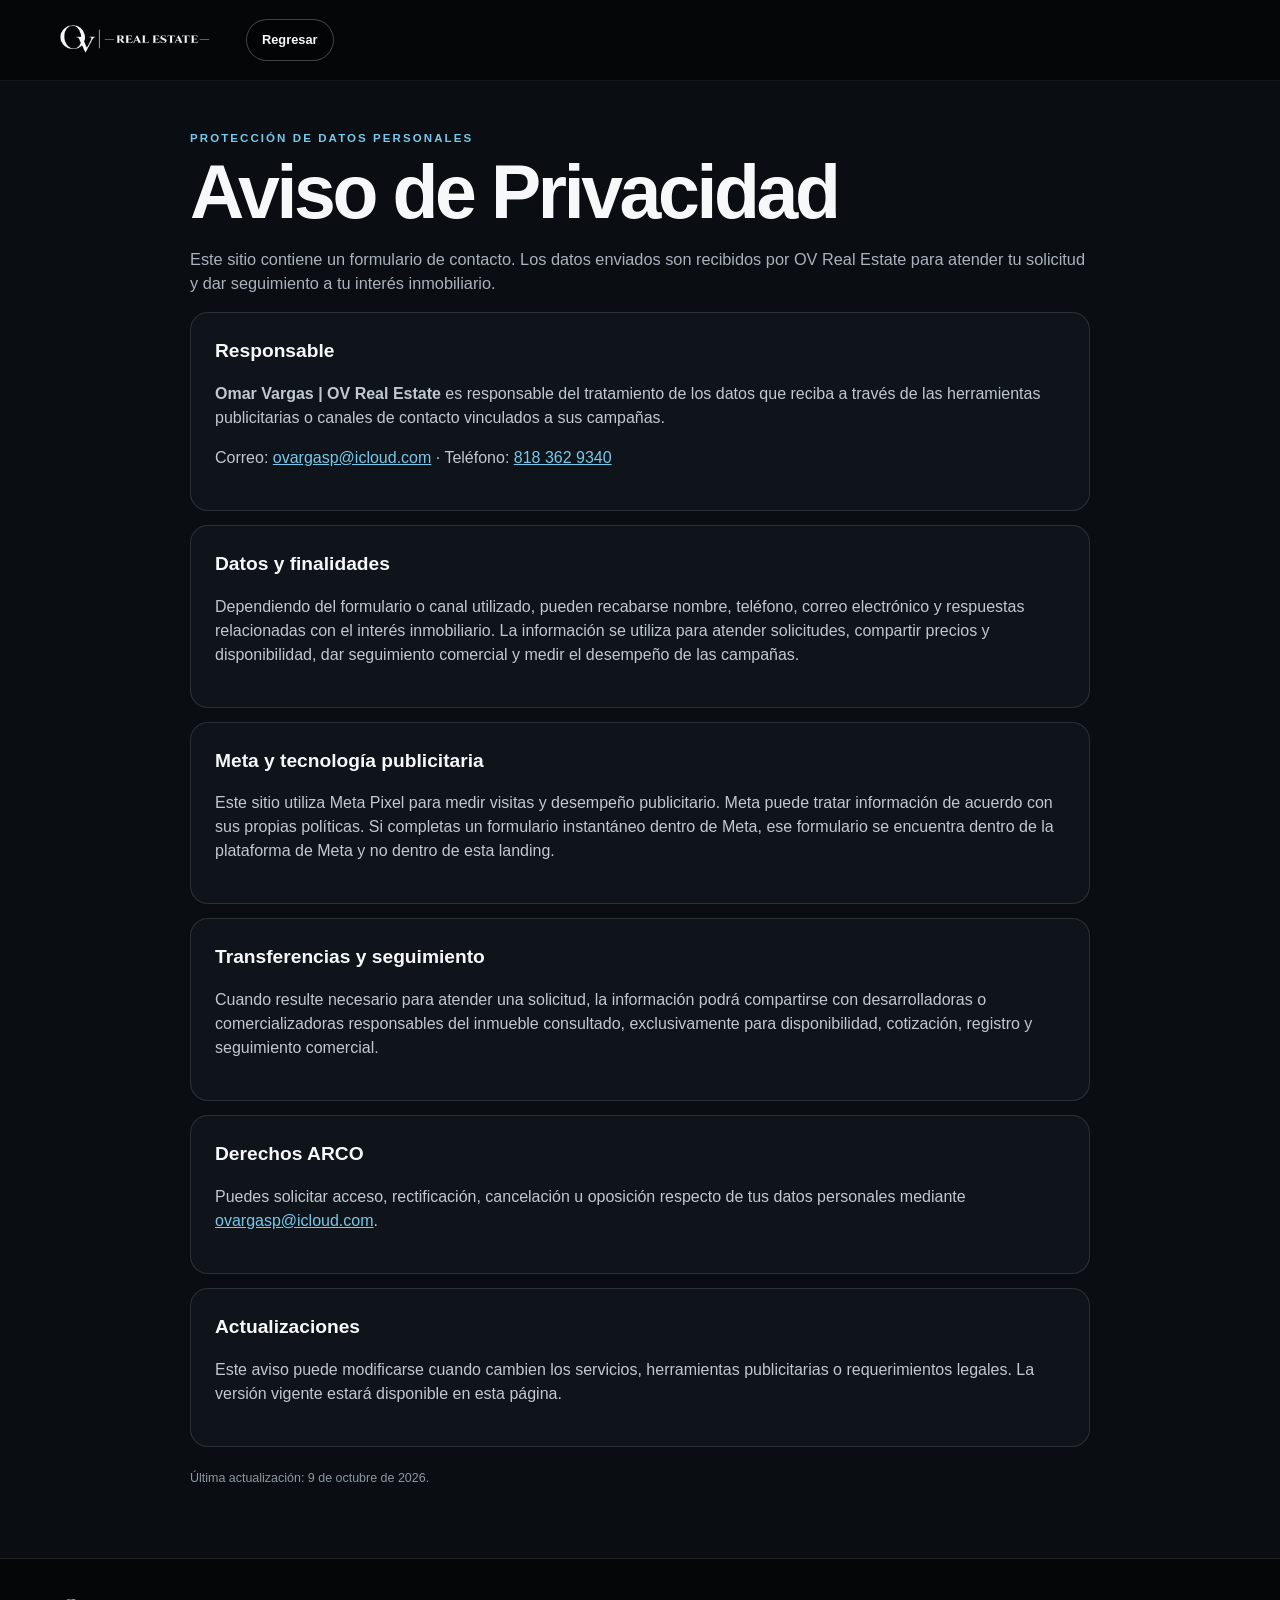
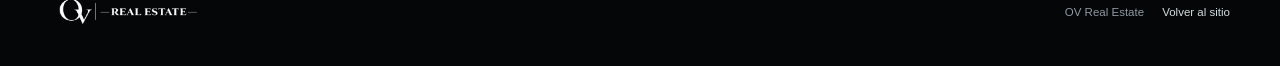
<file: public/aviso-privacidad.html>
<!doctype html>
<html lang="es-MX">
<head>
  <meta charset="utf-8">
  <meta name="viewport" content="width=device-width,initial-scale=1">
  <title>Aviso de Privacidad | OV Real Estate</title>
  <meta name="description" content="Aviso de Privacidad de OV Real Estate.">
  <link rel="stylesheet" href="styles.css">
  <script>
  !function(f,b,e,v,n,t,s){if(f.fbq)return;n=f.fbq=function(){n.callMethod?
  n.callMethod.apply(n,arguments):n.queue.push(arguments)};if(!f._fbq)f._fbq=n;
  n.push=n;n.loaded=!0;n.version='2.0';n.queue=[];t=b.createElement(e);t.async=!0;
  t.src=v;s=b.getElementsByTagName(e)[0];s.parentNode.insertBefore(t,s)}
  (window,document,'script','https://connect.facebook.net/en_US/fbevents.js');
  fbq('init','922674563576626');fbq('track','PageView');
  </script>
</head>
<body class="privacy-page">
  <header class="topbar solid"><div class="container topbar-inner"><a class="brand" href="index.html" data-preserve-tracking><img src="assets/ov-real-estate-white.png" alt="OV Real Estate"></a><a class="nav-pill" href="index.html" data-preserve-tracking>Regresar</a></div></header>
  <main class="privacy-main">
    <div class="privacy-intro"><div class="eyebrow accent">Protección de datos personales</div><h1>Aviso de Privacidad</h1><p>Este sitio contiene un formulario de contacto. Los datos enviados son recibidos por OV Real Estate para atender tu solicitud y dar seguimiento a tu interés inmobiliario.</p></div>
    <section class="privacy-card"><h2>Responsable</h2><p><strong>Omar Vargas | OV Real Estate</strong> es responsable del tratamiento de los datos que reciba a través de las herramientas publicitarias o canales de contacto vinculados a sus campañas.</p><p>Correo: <a href="mailto:ovargasp@icloud.com">ovargasp@icloud.com</a> · Teléfono: <a href="tel:+528183629340">818 362 9340</a></p></section>
    <section class="privacy-card"><h2>Datos y finalidades</h2><p>Dependiendo del formulario o canal utilizado, pueden recabarse nombre, teléfono, correo electrónico y respuestas relacionadas con el interés inmobiliario. La información se utiliza para atender solicitudes, compartir precios y disponibilidad, dar seguimiento comercial y medir el desempeño de las campañas.</p></section>
    <section class="privacy-card"><h2>Meta y tecnología publicitaria</h2><p>Este sitio utiliza Meta Pixel para medir visitas y desempeño publicitario. Meta puede tratar información de acuerdo con sus propias políticas. Si completas un formulario instantáneo dentro de Meta, ese formulario se encuentra dentro de la plataforma de Meta y no dentro de esta landing.</p></section>
    <section class="privacy-card"><h2>Transferencias y seguimiento</h2><p>Cuando resulte necesario para atender una solicitud, la información podrá compartirse con desarrolladoras o comercializadoras responsables del inmueble consultado, exclusivamente para disponibilidad, cotización, registro y seguimiento comercial.</p></section>
    <section class="privacy-card"><h2>Derechos ARCO</h2><p>Puedes solicitar acceso, rectificación, cancelación u oposición respecto de tus datos personales mediante <a href="mailto:ovargasp@icloud.com">ovargasp@icloud.com</a>.</p></section>
    <section class="privacy-card"><h2>Actualizaciones</h2><p>Este aviso puede modificarse cuando cambien los servicios, herramientas publicitarias o requerimientos legales. La versión vigente estará disponible en esta página.</p></section>
    <div class="privacy-update">Última actualización: 9 de octubre de 2026.</div>
  </main>
  <footer class="footer"><div class="container footer-inner"><img src="assets/ov-real-estate-white.png" alt="OV Real Estate"><div><span>OV Real Estate</span><a href="index.html" data-preserve-tracking>Volver al sitio</a></div></div></footer>
  <script src="app.js"></script>
</body>
</html>
</file>
<file: public/styles.css>
:root{
  --black:#050709;
  --black-2:#090d11;
  --panel:#0d1217;
  --panel-2:#111820;
  --white:#f7f8fa;
  --muted:#aab2bd;
  --line:rgba(255,255,255,.12);
  --blue:#5bb5dd;
  --blue-2:#2c91c0;
  --blue-soft:rgba(91,181,221,.16);
  --max:1180px;
}
*{box-sizing:border-box}html{scroll-behavior:smooth;background:var(--black)}body{margin:0;font-family:"Avenir Next",Avenir,"Helvetica Neue",Arial,sans-serif;background:var(--black);color:var(--white);line-height:1.5}a{color:inherit}img{display:block;max-width:100%}button{font:inherit}.container{width:min(var(--max),calc(100% - 40px));margin-inline:auto}
.topbar{position:fixed;inset:0 0 auto;z-index:50;background:linear-gradient(180deg,rgba(0,0,0,.78),rgba(0,0,0,.28),transparent);border-bottom:1px solid rgba(255,255,255,.06)}.topbar.solid{background:rgba(5,7,9,.96);backdrop-filter:blur(12px)}.topbar-inner{height:80px;display:flex;align-items:center;gap:28px}.brand{display:flex;align-items:center}.brand img{width:168px;height:auto}.desktop-nav{margin-left:auto;display:flex;align-items:center;gap:25px}.desktop-nav a{text-decoration:none;color:rgba(255,255,255,.8);font-size:.82rem;font-weight:750}.desktop-nav a:hover{color:#fff}.nav-pill{text-decoration:none;padding:10px 15px;border-radius:999px;border:1px solid rgba(255,255,255,.25);font-size:.8rem;font-weight:850;background:rgba(0,0,0,.18)}
.hero{position:relative;min-height:min(900px,100svh);display:grid;align-items:end;background:url('assets/hero-valle-oriente.webp') center 48%/cover no-repeat;overflow:hidden}.hero-shade{position:absolute;inset:0;background:linear-gradient(90deg,rgba(0,0,0,.82) 0%,rgba(0,0,0,.6) 26%,rgba(0,0,0,.18) 56%,rgba(0,0,0,.08) 100%),linear-gradient(0deg,rgba(5,7,9,.72),transparent 38%)}.hero-inner{position:relative;z-index:2;padding:150px 0 92px}.hero-copy{max-width:650px}.eyebrow{text-transform:uppercase;letter-spacing:.18em;font-weight:850;font-size:.72rem;color:rgba(255,255,255,.78)}.eyebrow.accent{color:#78c8eb}.hero h1{font-weight:540;letter-spacing:-.055em;line-height:.92;font-size:clamp(3.6rem,8vw,6.8rem);margin:12px 0 22px}.hero h1 .title-line{display:block}.hero h1 .title-line:first-child{white-space:nowrap}.hero-price{margin:0 0 7px;font-size:clamp(1.35rem,3vw,2.1rem)}.hero-price strong{font-weight:900}.hero-details{margin:0;color:rgba(255,255,255,.9);font-size:1.05rem}.hero-actions{display:flex;gap:10px;flex-wrap:wrap;margin-top:28px}.btn{display:inline-flex;align-items:center;justify-content:center;min-height:48px;border-radius:999px;padding:13px 20px;text-decoration:none;font-weight:900}.btn-primary{background:var(--blue-2);color:#fff}.btn-primary:hover{background:#36a3d1}.btn-ghost{border:1px solid rgba(255,255,255,.36);background:rgba(0,0,0,.16)}.hero-note{margin:17px 0 0;font-size:.72rem;color:rgba(255,255,255,.54)}.scroll-cue{position:absolute;z-index:3;left:50%;bottom:22px;transform:translateX(-50%);width:42px;height:42px;border-radius:50%;border:1px solid rgba(255,255,255,.3);display:grid;place-items:center;text-decoration:none;background:rgba(0,0,0,.22)}
.facts{background:#080b0e;border-top:1px solid var(--line);border-bottom:1px solid var(--line)}.facts-grid{display:grid;grid-template-columns:repeat(4,1fr)}.fact{text-align:center;padding:21px 12px;border-right:1px solid var(--line)}.fact:last-child{border-right:0}.fact strong{display:block;font-size:1.08rem}.fact span{display:block;color:var(--muted);margin-top:4px;font-size:.76rem}
.connection-strip{padding:92px 0 82px;background:#05090c;border-bottom:1px solid var(--line)}.connection-grid{display:grid;grid-template-columns:minmax(0,1.25fr) minmax(320px,.75fr);gap:48px;align-items:end}.connection-copy h2{font-weight:560;letter-spacing:-.035em;line-height:1.05;font-size:clamp(2.3rem,4.6vw,4rem);margin:10px 0 18px}.connection-copy p{margin:0;color:var(--muted);font-size:1.02rem;max-width:820px}.connection-tags{display:flex;flex-wrap:wrap;gap:10px;justify-content:flex-end}.connection-tags span{display:inline-flex;align-items:center;justify-content:center;min-height:42px;padding:10px 14px;border:1px solid var(--line);border-radius:999px;background:rgba(255,255,255,.035);font-size:.84rem;font-weight:800;color:#eef3f6}
.section{padding:82px 0}.section-dark{background:radial-gradient(circle at 90% 0%,rgba(91,181,221,.11),transparent 32%),var(--black)}.section-deep{background:radial-gradient(circle at 6% 8%,rgba(91,181,221,.1),transparent 30%),#080c10;border-top:1px solid var(--line)}.section-head{max-width:760px}.section-head h2,.copy-block h2,.location-copy h2,.closing-band h2{font-weight:560;letter-spacing:-.045em;line-height:1;font-size:clamp(2.5rem,5vw,4.4rem);margin:8px 0 16px}.section-head p,.copy-block>p,.location-copy>p{color:var(--muted);font-size:1.02rem;margin:0}.split-grid{display:grid;grid-template-columns:minmax(0,1fr) minmax(360px,.78fr);gap:52px;align-items:center}.summary-visual{position:relative;margin:0;border-radius:24px;overflow:hidden;border:1px solid var(--line);background:#111;box-shadow:0 28px 80px rgba(0,0,0,.28)}.summary-visual img{width:100%;height:100%;object-fit:cover;display:block}.project-slider{position:relative;aspect-ratio:1/1;overflow:hidden;background:#0a0f13}.project-slider:after{content:"";position:absolute;left:0;right:0;bottom:0;height:30%;background:linear-gradient(180deg,transparent,rgba(0,0,0,.24));pointer-events:none;z-index:1}.project-slide{position:absolute;inset:0;border:0;padding:0;margin:0;background:transparent;cursor:pointer;opacity:0;transition:opacity .55s ease,transform .55s ease;transform:scale(1.02)}.project-slide.is-active{opacity:1;transform:scale(1);z-index:2}.project-dots{position:absolute;left:50%;bottom:16px;transform:translateX(-50%);display:flex;gap:8px;align-items:center;z-index:4;padding:9px 12px;border-radius:999px;background:rgba(6,9,12,.42);backdrop-filter:blur(8px);-webkit-backdrop-filter:blur(8px)}.project-dots button{width:9px;height:9px;border-radius:50%;border:0;padding:0;background:rgba(255,255,255,.42);cursor:pointer;transition:transform .2s ease,background .2s ease}.project-dots button.is-active{background:#fff;transform:scale(1.15)}.feature-list{display:grid;gap:10px;margin-top:30px}.feature-list>div{display:grid;grid-template-columns:44px 1fr;column-gap:12px;padding:16px;border:1px solid var(--line);border-radius:16px;background:rgba(255,255,255,.025)}.feature-list span{grid-row:1/3;color:#7bc9ea;font-size:.76rem;font-weight:900}.feature-list strong{display:block}.feature-list small{color:var(--muted);margin-top:3px}
.amenities-grid{display:grid;grid-template-columns:repeat(2,1fr);gap:14px;margin-top:32px}.amenity-card{position:relative;border:0;padding:0;border-radius:22px;overflow:hidden;background:#111;cursor:pointer;aspect-ratio:1/1}.amenity-card:after{content:"";position:absolute;inset:45% 0 0;background:linear-gradient(0deg,rgba(0,0,0,.76),transparent)}.amenity-card img{width:100%;height:100%;object-fit:cover;transition:transform .28s ease}.amenity-card:hover img{transform:scale(1.025)}.amenity-card span{position:absolute;z-index:2;left:20px;bottom:17px;color:#fff;font-size:1.12rem;font-weight:850}
.plans-section{background:#f1f5f8;color:#0a0d10}.plans-section .eyebrow.accent{color:#2486b2}.plans-section .section-head p{color:#59636e}.plans-head{max-width:none;display:flex;align-items:end;justify-content:space-between;gap:24px}.carousel-actions{display:flex;align-items:center;gap:10px;white-space:nowrap}.carousel-actions button{width:42px;height:42px;border-radius:50%;border:1px solid #cbd6dd;background:#fff;color:#0a0d10;cursor:pointer;font-weight:900}.carousel-actions span{font-size:.8rem;color:#5e6872}.plans-track{display:grid;grid-auto-flow:column;grid-auto-columns:min(78vw,720px);gap:16px;overflow:auto;padding:28px 2px 12px;scroll-snap-type:x mandatory;scrollbar-width:none}.plans-track::-webkit-scrollbar{display:none}.plan-card{scroll-snap-align:center;border:1px solid #d4dee5;background:#fff;border-radius:18px;padding:0;overflow:hidden;cursor:pointer;box-shadow:0 12px 30px rgba(22,39,54,.08)}.plan-card img{width:100%;aspect-ratio:16/9;object-fit:cover}.plan-card span{display:block;text-align:left;padding:12px 15px;font-weight:850;font-size:.86rem;border-top:1px solid #e2e9ee}.notice{color:#75808a;font-size:.74rem;margin:13px 0 0}
.location-section{background:linear-gradient(150deg,#071015,#091118 50%,#071015);border-top:1px solid var(--line)}.location-grid{display:grid;grid-template-columns:.9fr 1.1fr;gap:50px;align-items:start}.location-address{margin-top:24px;padding:15px 18px;border-left:3px solid var(--blue);background:rgba(255,255,255,.03);color:#d9e0e5}.nearby-grid{display:grid;grid-template-columns:repeat(2,1fr);gap:12px}.nearby-grid article{padding:20px;border:1px solid var(--line);border-radius:17px;background:rgba(255,255,255,.025)}.nearby-grid span{display:block;color:#70c4e8;font-size:.72rem;font-weight:900;margin-bottom:11px}.nearby-grid strong{display:block;font-size:1rem}.nearby-grid small{display:block;color:var(--muted);margin-top:5px}
.closing-band{padding:44px 0;background:linear-gradient(90deg,#0d6d97,#134f70);border-top:1px solid rgba(255,255,255,.16)}.closing-inner{display:flex;align-items:center;justify-content:space-between;gap:24px}.closing-band h2{font-size:clamp(2.4rem,5vw,4rem);margin:5px 0 0}.closing-stats{display:flex;flex-wrap:wrap;justify-content:flex-end;gap:10px}.closing-stats span{padding:10px 13px;border:1px solid rgba(255,255,255,.25);border-radius:999px;font-size:.82rem;background:rgba(0,0,0,.08)}
.footer{padding:28px 0;background:#040607;border-top:1px solid var(--line)}.footer-inner{display:flex;align-items:center;gap:24px;justify-content:space-between}.footer-inner img{width:155px}.footer-inner div{display:flex;gap:18px;align-items:center;color:#8f99a3;font-size:.72rem}.footer-inner a{color:#d4dce1;text-decoration:none}
.lightbox{position:fixed;inset:0;z-index:100;background:rgba(0,0,0,.92);display:none;place-items:center;padding:28px}.lightbox.is-open{display:grid}.lightbox-stage{width:min(1200px,94vw);max-height:88vh;display:grid;place-items:center;gap:10px}.lightbox-stage img{max-width:100%;max-height:80vh;object-fit:contain;border-radius:10px;background:#fff}.lightbox-stage div{color:#fff;font-weight:800}.lightbox-close{position:absolute;right:18px;top:14px;width:46px;height:46px;border-radius:50%;border:1px solid rgba(255,255,255,.3);background:rgba(0,0,0,.35);color:#fff;font-size:1.8rem;cursor:pointer}
.privacy-page{background:#0a0e12}.privacy-main{width:min(900px,calc(100% - 40px));margin:0 auto;padding:130px 0 70px}.privacy-intro h1{font-size:clamp(2.7rem,6vw,4.7rem);line-height:1;letter-spacing:-.045em;margin:8px 0 16px}.privacy-intro p{color:var(--muted);font-size:1.02rem}.privacy-card{margin-top:14px;padding:24px;border:1px solid var(--line);border-radius:18px;background:#0e1419}.privacy-card h2{margin:0 0 10px;font-size:1.2rem}.privacy-card p{color:#c1c8ce}.privacy-card a{color:#77c8ea}.privacy-update{margin-top:22px;color:#8d98a2;font-size:.78rem}
@media(max-width:900px){.connection-grid{grid-template-columns:1fr;gap:28px}.connection-tags{max-width:none;justify-content:flex-start}.desktop-nav{display:none}.topbar-inner{height:72px}.brand img{width:150px}.hero{min-height:760px;background-position:58% center}.hero-shade{background:linear-gradient(90deg,rgba(0,0,0,.82),rgba(0,0,0,.4)),linear-gradient(0deg,rgba(5,7,9,.76),transparent 45%)}.hero-inner{padding:128px 0 78px}.hero-copy{max-width:560px}.facts-grid{grid-template-columns:repeat(2,1fr)}.fact:nth-child(2){border-right:0}.fact:nth-child(-n+2){border-bottom:1px solid var(--line)}.split-grid,.location-grid{grid-template-columns:1fr}.summary-visual{max-width:620px}.plans-head{align-items:start}.amenities-grid{gap:10px}.closing-inner{align-items:flex-start;flex-direction:column}.closing-stats{justify-content:flex-start}.footer-inner{align-items:flex-start;flex-direction:column}.footer-inner div{align-items:flex-start;flex-direction:column;gap:6px}}
@media(max-width:620px){.connection-strip{padding:74px 0 58px}.connection-copy h2{font-size:2.25rem}.connection-tags{display:grid;grid-template-columns:1fr 1fr;gap:8px;width:100%}.connection-tags span{padding:12px 10px;font-size:.8rem}.container{width:min(100% - 28px,var(--max))}.topbar .nav-pill{font-size:.72rem;padding:9px 12px}.hero{min-height:720px;background-position:58% center}.hero-copy{max-width:100%}.hero h1{font-size:clamp(2.75rem,13vw,4.2rem);line-height:.95;letter-spacing:-.05em}.hero-details{font-size:.92rem}.hero-actions{flex-direction:column;align-items:stretch}.btn{width:100%}.section{padding:62px 0}.section-head h2,.copy-block h2,.location-copy h2{font-size:2.65rem}.amenities-grid{grid-template-columns:1fr 1fr}.amenity-card span{left:13px;bottom:12px;font-size:.9rem}.plans-head{display:block}.carousel-actions{margin-top:16px}.plans-track{grid-auto-columns:90vw}.nearby-grid{grid-template-columns:1fr}.closing-stats{display:grid;grid-template-columns:1fr 1fr}.closing-stats span:first-child{grid-column:1/-1}.footer-inner img{width:135px}.privacy-main{width:min(100% - 28px,900px)}}

@media(max-width:620px){.project-dots{bottom:12px;padding:8px 10px}.project-dots button{width:8px;height:8px}}

.lead-section{scroll-margin-top:90px}.lead-layout{display:grid;grid-template-columns:1fr 1fr;gap:48px;align-items:start}.lead-form{display:grid;gap:18px;padding:28px;border:1px solid #ffffff26;border-radius:20px;background:#11171b}.lead-form label{display:grid;gap:8px;font-size:15px}.lead-form input:not([type=checkbox]),.lead-form select{width:100%;padding:14px;border:1px solid #ffffff40;border-radius:8px;background:#080d10;color:#fff;font:inherit}.lead-form .lead-consent{display:flex;align-items:flex-start;font-size:13px}.lead-consent input{margin-top:4px}.lead-consent a{text-decoration:underline}.lead-trap{position:absolute;left:-10000px}.lead-form button:disabled{opacity:.6;cursor:wait}#leadStatus{min-height:24px;margin:0}#leadStatus[data-error=true]{color:#ffb8ad}@media(max-width:760px){.lead-layout{grid-template-columns:1fr;gap:24px}.lead-form{padding:20px}}

.lead-phone{display:grid;grid-template-columns:minmax(0,1fr) minmax(0,1fr);gap:12px}.lead-phone label{min-width:0}.lead-form small{color:#b6c0c8;font-size:12px;margin-top:-10px}
</file>
